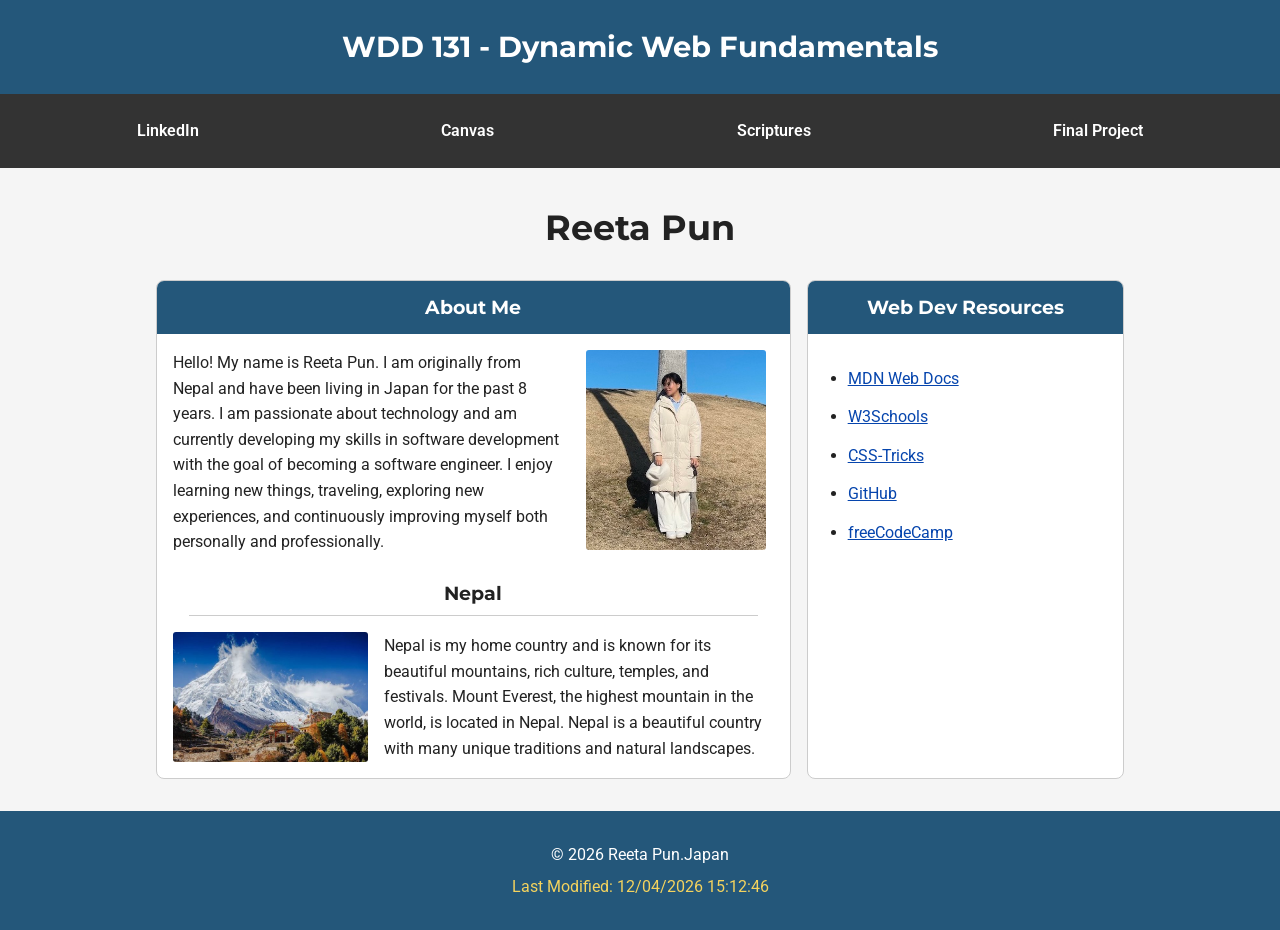
<file: index.html>
<!DOCTYPE html>
<html lang="en">
<head>
    <meta charset="UTF-8">
    <meta name="viewport" content="width=device-width, initial-scale=1.0">
    <title>WDD 131 - Dynamic web fundamentals-Reeta Pun</title>

    <meta name="description" content="WDD 131- Dynamic web fundamentals. Reeta Pun's
    course landing page about web development, Japan, Nepal, and learning Software Development.">

    <meta name="author" content="Reeta Pun">

    <link rel="preconnect" href="https://fonts.googleapis.com">
    <link rel="preconnect" href="https://fonts.gstatic.com" crossorigin>
    <link href="https://fonts.googleapis.com/css2?family=Montserrat:wght@400;600;700&family=Roboto:wght@400;500&display=swap" rel="stylesheet">

    <link rel="stylesheet" href="styles/base.css">

    <script src="scripts/getdates.js" defer></script>
</head>
<body>

    <header>
        <span id="course-title">WDD 131 - Dynamic Web Fundamentals</span>

        <nav>
            <a href="https://www.linkedin.com/" target="_blank">LinkedIn</a>
            <a href="https://byupw.instructure.com/" target="_blank">Canvas</a>
            <a href="https://www.churchofjesuschrist.org/study/scriptures" target="_blank">Scriptures</a>
            <a href="#">Final Project</a>

        </nav>
    </header>

    <main>
        <h1>Reeta Pun</h1>

        <section class="card about-card">
<h2>About Me</h2>

<div class="about-content">
<p>
Hello! My name is Reeta Pun. I am originally from Nepal and have been living in Japan for the past 8 years.
I am passionate about technology and am currently developing my skills in software development with the goal of becoming a software engineer.
I enjoy learning new things, traveling, exploring new experiences, and continuously improving myself both personally and professionally.
</p>

<img src="images/profile.jpg" alt="Photo of Reeta Pun">
</div>

<h3>Nepal</h3>

<div class="country-content">
<img src="images/nepal.jpg" alt="Beautiful mountain scenery in Nepal">

<p>
Nepal is my home country and is known for its beautiful
mountains, rich culture, temples, and festivals. Mount Everest,
the highest mountain in the world, is located in Nepal.
Nepal is a beautiful country with many unique traditions and
natural landscapes.
</p>
</div>
</section>

<section class="card resources-card">
<h2>Web Dev Resources</h2>

<ul>
<li>
<a href="https://developer.mozilla.org/" target="_blank">
MDN Web Docs
</a>
</li>

<li>
<a href="https://www.w3schools.com/" target="_blank">
W3Schools
</a>
</li>

<li>
<a href="https://css-tricks.com/" target="_blank">
CSS-Tricks
</a>
</li>

<li>
<a href="https://github.com/" target="_blank">
GitHub
</a>
</li>

<li>
<a href="https://www.freecodecamp.org/" target="_blank">
freeCodeCamp
</a>
</li>
</ul>
</section>
        </main>

    <footer>
        <p>
            &copy; <span id="currentyear"></span> Reeta Pun.Japan

        </p>
        <p id="lastModified"></p>
    </footer>

</body>
</html>
</file>
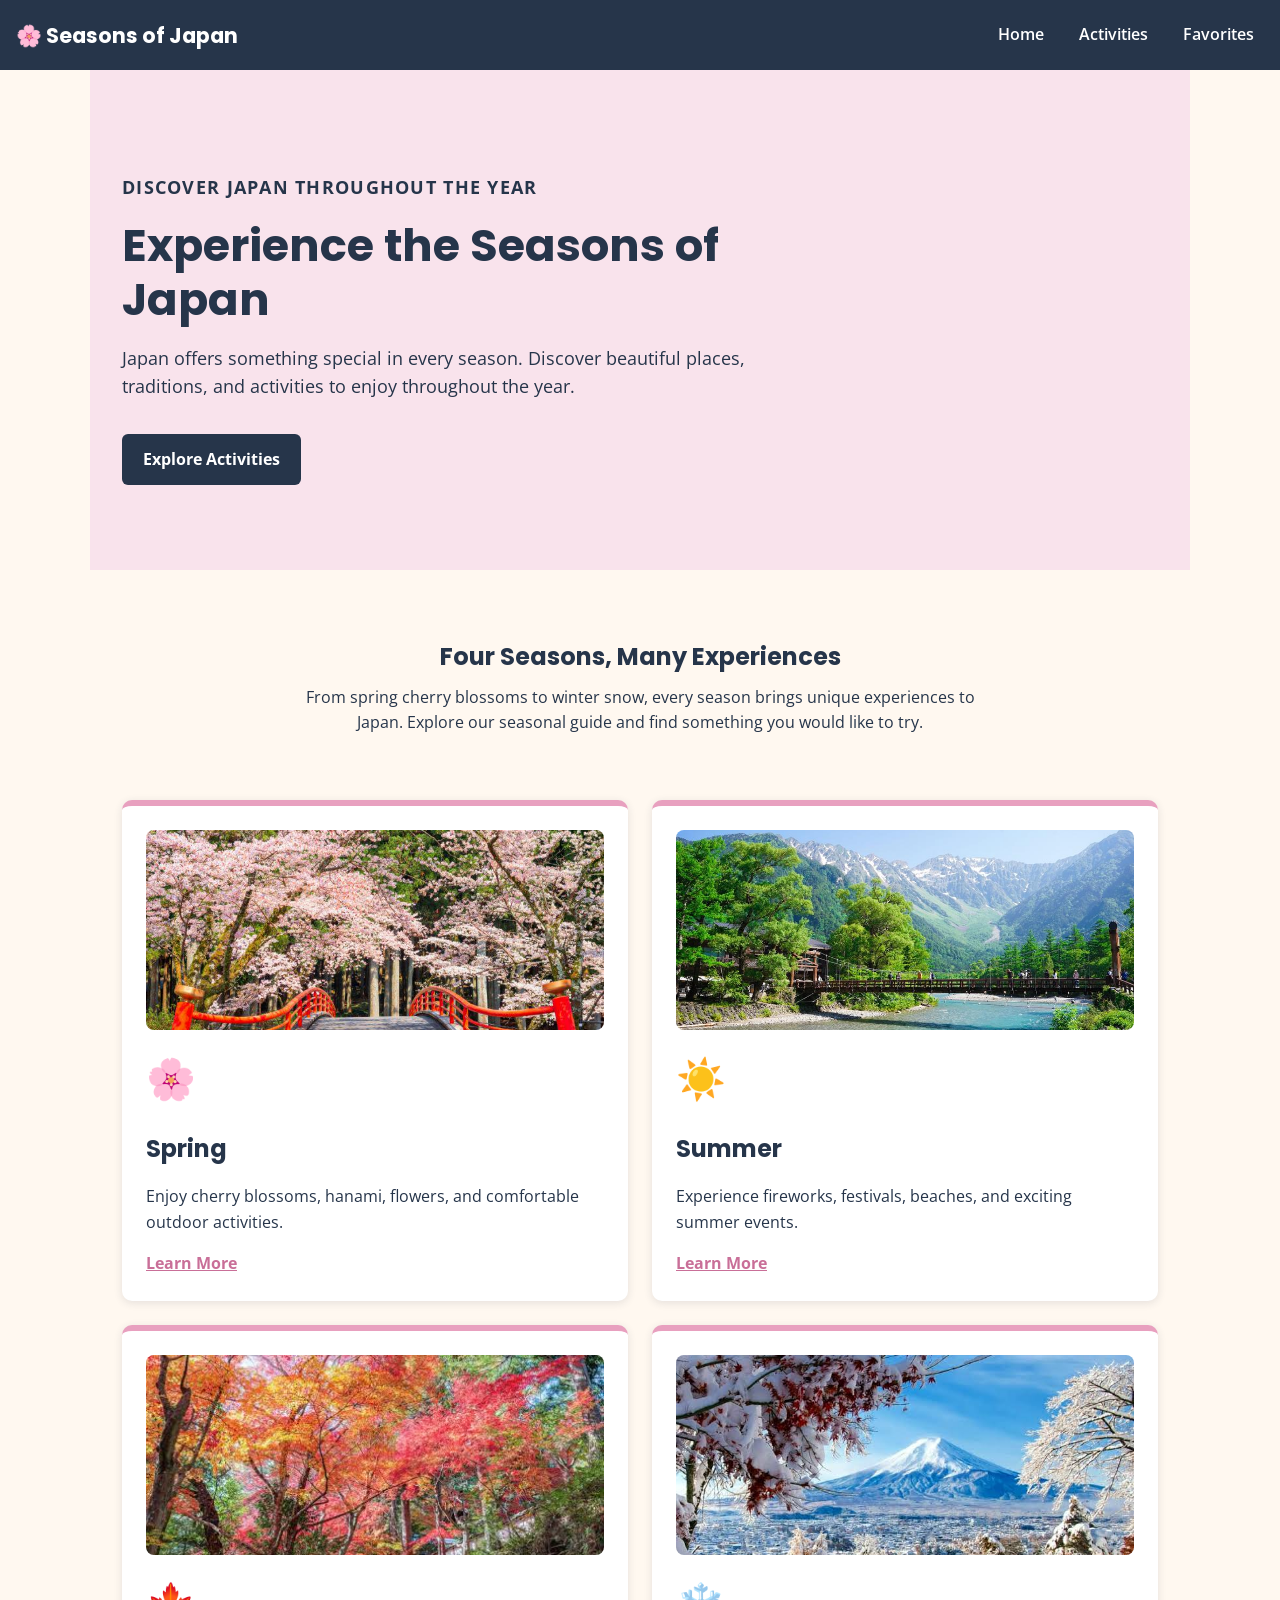
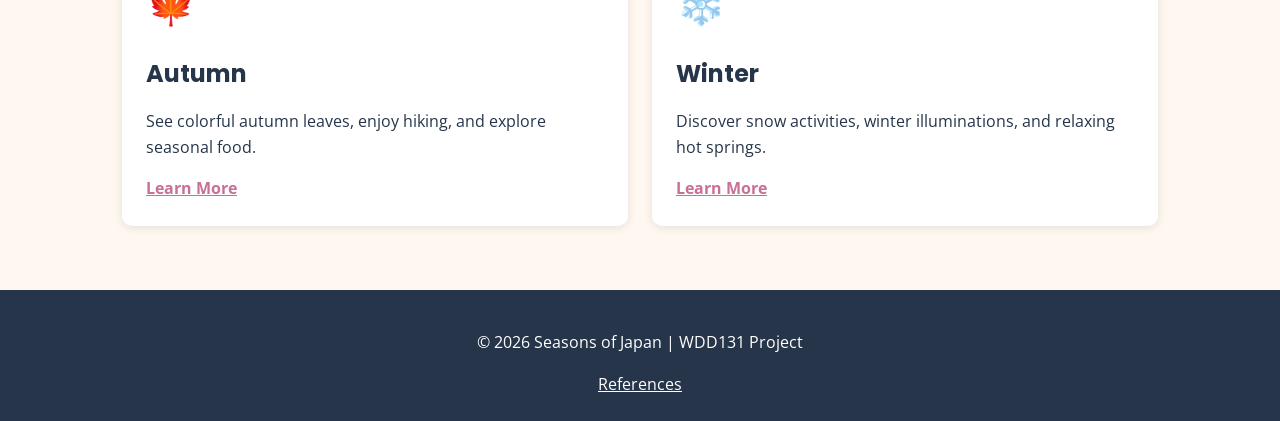
<file: project/index.html>
<!DOCTYPE html>
<html lang="en">
    <head>
        <meta charset="UTF-8">
        <meta name="viewport" content="width=device-width, initial-scale=1.0">
        
        <meta name="description" content="Discover seasonal activities and experiences to enjoy in Japan throughout spring, summer, autumn, and winter.">
        <meta name="author" content="Reeta Pun">
        
        <title>Seasons of Japan | Home</title>
        
        <link rel="preconnect" href="https://fonts.googleapis.com">
        <link rel="preconnect" href="https://fonts.gstatic.com" crossorigin>
        <link href="https://fonts.googleapis.com/css2?family=Open+Sans&family=Poppins:wght@600;700&display=swap" rel="stylesheet">
        
        <link rel="stylesheet" href="styles.css">
        
        <script src="main.js" defer></script>
    </head>
    
    <body>
        
        <header>
            <a class="logo" href="index.html">🌸 Seasons of Japan</a>
            
            <nav>
                <a href="index.html">Home</a>
                <a href="activities.html">Activities</a>
                <a href="favorites.html">Favorites</a>
            </nav>
        </header>
        
        <main>
            <section class="hero">
                <div class="hero-content">
                    <p class="eyebrow">Discover Japan throughout the year</p>
                    
                    <h1>Experience the Seasons of Japan</h1>
                    
                    <p>
                        Japan offers something special in every season.
                        Discover beautiful places, traditions, and activities
                        to enjoy throughout the year.
                    </p>
                    
                    <a class="button" href="activities.html">
                        Explore Activities
                    </a>
                </div>
            </section>
            
            <section class="welcome">
                <h2>Four Seasons, Many Experiences</h2>
                <p>
                    From spring cherry blossoms to winter snow,
                    every season brings unique experiences to Japan.
                    Explore our seasonal guide and find something
                    you would like to try.
                </p>
            </section>
            
            <section class="season-preview">
                <article class="season-card">
                    <img src="images/spring.jpg"
                    alt="Cherry blossoms in Japan during spring"
                    loading="lazy"
                    width="800"
                    height="500">
                    <div class="season-icon">🌸</div>
                    <h2>Spring</h2>
                    <p>
                        Enjoy cherry blossoms, hanami, flowers,
                        and comfortable outdoor activities.
                    </p>
                    
                    <a href="activities.html#spring">Learn More</a>
                </article>
                
                <article class="season-card">
                    <img src="images/summer.jpg"
                    alt="Summer festival in Japan"
                    loading="lazy"
                    width="800"
                    height="500">
                    <div class="season-icon">☀️</div>
                    <h2>Summer</h2>
                    <p>
                        
                        Experience fireworks, festivals,
                        beaches, and exciting summer events.
                    </p>
                    
                    <a href="activities.html#summer">Learn More</a>
                </article>
                
                <article class="season-card">
                    <img src="images/autumn.jpg"
                    alt="Colorful autumn leaves in Japan"
                    loading="lazy"
                    width="800"
                    height="500">
                    <div class="season-icon">🍁</div>
                    
                    <h2>Autumn</h2>
                    <p>
                        See colorful autumn leaves, enjoy hiking,
                        and explore seasonal food.
                    </p>
                    
                    <a href="activities.html#autumn">Learn More</a>
                </article>
                
                <article class="season-card">
                    <img src="images/winter.jpg"
                    alt=" Snowy winter scenery in Japan"
                    loading="lazy"
                    width="800"
                    height="500">
                    <div class="season-icon">❄️</div>
                    <h2>Winter</h2>
                    <p>
                        Discover snow activities, winter illuminations,
                        and relaxing hot springs.
                    </p>
                    
                    <a href="activities.html#winter">Learn More</a>
                </article>
            </section>
        </main>
        <footer>
            <p>&copy; 2026 Seasons of Japan | WDD131 Project</p>
            <a href="references.html">References</a>
        </footer>
    </body>
</html>
</file>
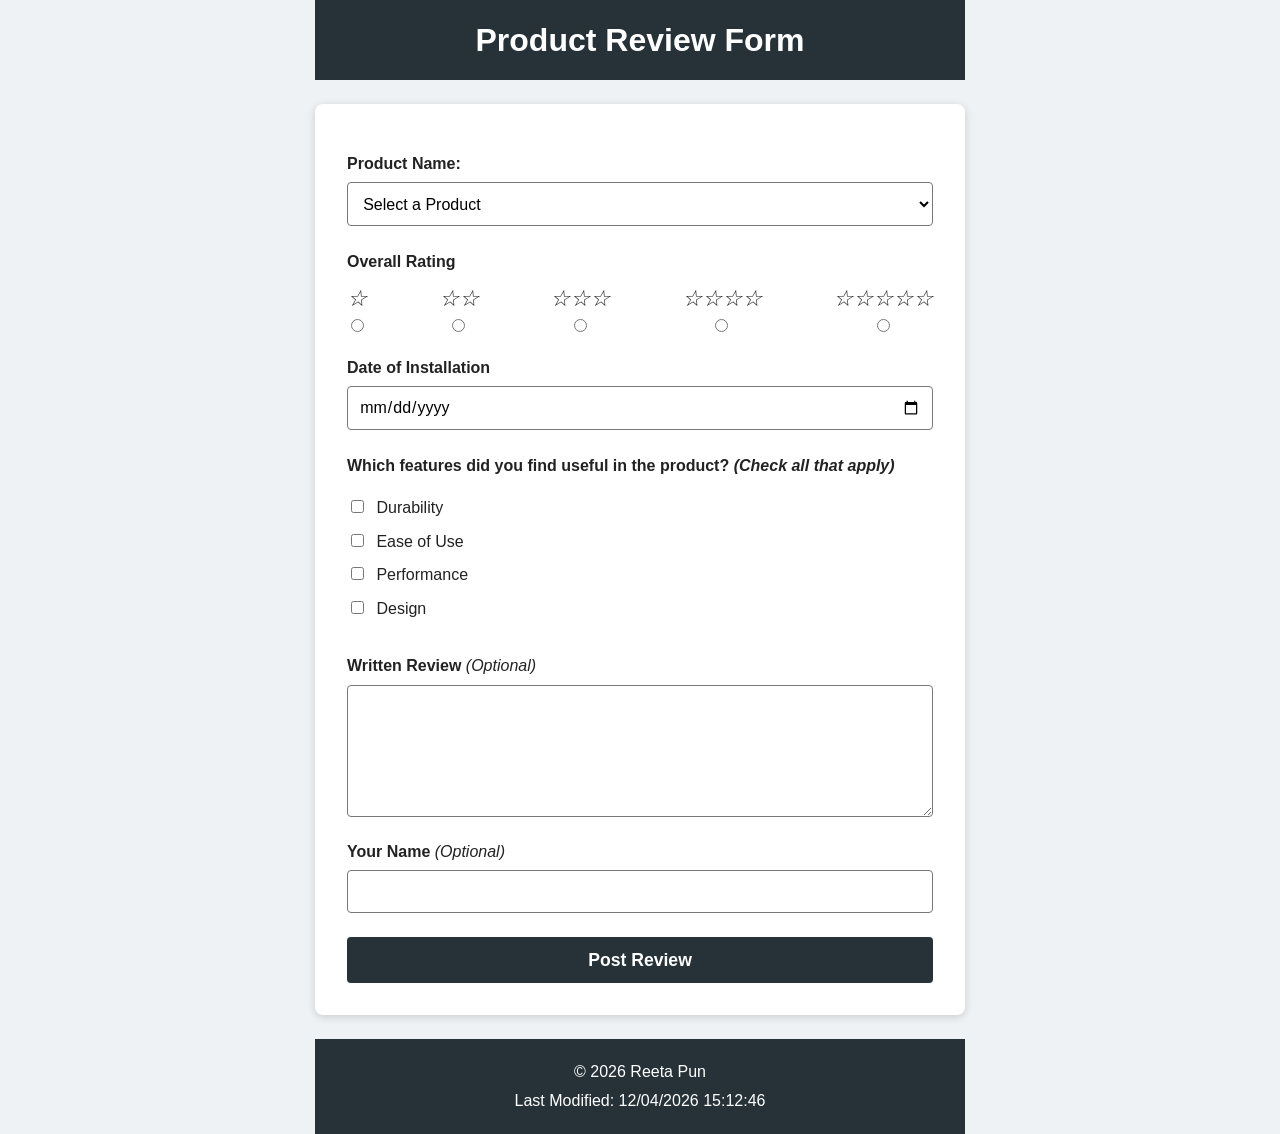
<file: form.html>
<!DOCTYPE html>
<html lang="en">
<head>
    <meta charset="UTF-8">
    <meta name="viewport" content="width=device-width, initial-scale=1.0">

    <meta name="description" content="Product review form for sharing your experience and rating a product.">
    <meta name="author" content="Reeta Pun">

    <title>Product Review Form</title>
    <link rel="stylesheet" href="styles/form.css">
    <script src="scripts/form.js" defer></script>

    </head>
<body>
    <header>
        <h1>Product Review Form</h1>
    </header>
    <main>
        <form method="get" action="review.html">
            <!-- Product Name -->
            <label for="productName">Product Name:</label>
            <select id="productName" name="productName" required>
                <option value="" disabled selected>Select a Product</option>
                </select>
                
                <!-- Overall Rating -->
                 <fieldset>
                    <legend>Overall Rating</legend>
                    <div class="rating">
                        <label for="rating1">
                            <span>☆</span>
                            <input type="radio" id="rating1" name="rating" value="1" required>
                        </label>
                        <label for="rating2">
                            <span>☆☆</span>
                            <input type="radio" id="rating2" name="rating" value="2" required>
                        </label>
                        
                        <label for="rating3">
                            <span>☆☆☆</span>
                            <input type="radio" id="rating3" name="rating" value="3" required>
                        </label>
                        
                        <label for="rating4">
                            <span>☆☆☆☆</span>
                            <input type="radio" id="rating4" name="rating" value="4" required>
                        </label>
                        <label for="rating5">
                            <span>☆☆☆☆☆</span>
                            <input type="radio" id="rating5" name="rating" value="5" required>
                        </label>
                    </div>
                </fieldset>
                
                <!-- Date of Installation -->
                 <label for="installDate">Date of Installation</label>
                 <input type="date" id="installDate" name="installDate" required>
                 
                 <!-- Useful Features -->
                  
                 <fieldset>
                    <legend>
                        Which features did you find useful in the product?
                        <em>(Check all that apply)</em>
                    </legend>
                    
                    <label for="durability">
                        <input type="checkbox" id="durability" name="features" value="durability">
                        Durability
                    </label>
                    <label for="easeOfUse">
                        <input type="checkbox" id="easeOfUse" name="features" value="ease-of-use">
                        Ease of Use
                    </label>
                    <label for="performance">
                        <input type="checkbox" id="performance" name="features" value="performance">
                        Performance
                    </label>
                    <label for="design">
                        <input type="checkbox" id="design" name="features" value="design">
                        Design
                    </label>
                </fieldset>
                <!-- Written Review -->
                 <label for="writtenReview">
                    Written Review <span>(Optional)</span>
                </label>
                
                <textarea id="writtenReview" name="writtenReview" rows="6"></textarea>
                
                <!-- User Name -->
                 <label for="userName">
                    Your Name <span>(Optional)</span>
                </label>
                
                <input type="text" id="userName" name="userName">
                
                <!-- Submit Button -->
                 
                <input type="submit" value="Post Review">
            
            </form>
        </main>
        
        <footer>
            <p>&copy; <span id="currentyear"></span> Reeta Pun</p>
            <p id="lastModified"></p>
        </footer>
    
    </body>
</html>
</file>
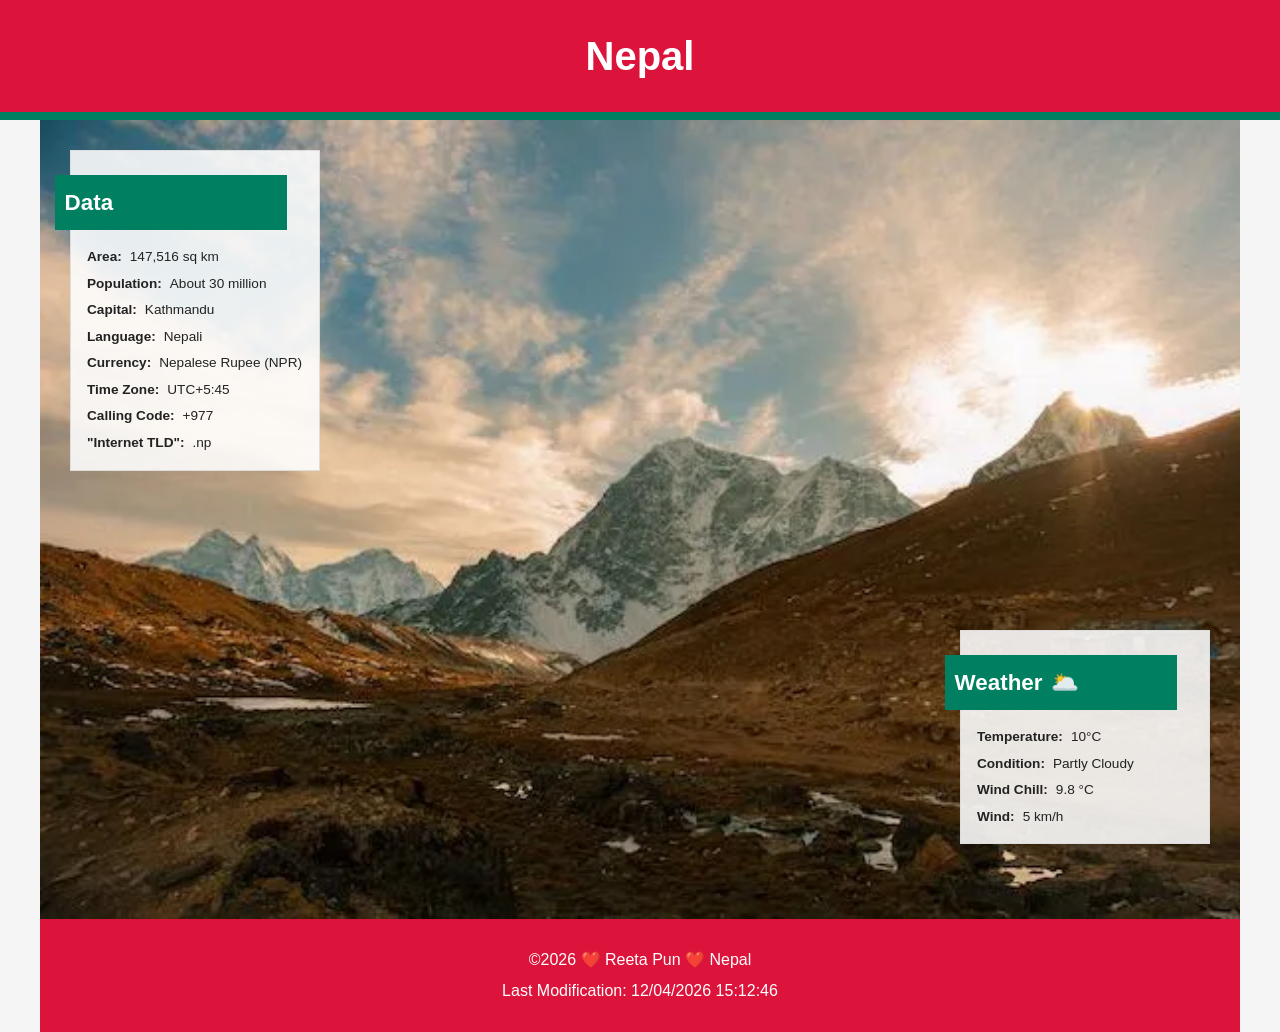
<file: place.html>
<!DOCTYPE html>
<html lang="en">
    <head>
        <meta charset="UTF-8">
        <meta name="viewport" content="width=device-width, initial-scale=1.0">
        <meta name="description" content="Learn about Nepal, its geography, culture, and weather.">
        <meta name="author" content="Reeta Pun">
        <title>Nepal Country Page</title>
        <link rel="stylesheet" href="styles/place.css">
        <script src="scripts/place.js" defer></script>
    </head>
    <body>
        <header>
            <h1>Nepal</h1>
        </header>
        <main>
            <!--Hero Image-->
            <section class="hero">
                <picture>
                    <source
                    media="(max-width:600px)"
                    srcset="images/nepal-small.webp">
                    <img src="images/nepal-large.webp"
                    alt="Beautiful Himalayan mountains in Nepal"
                    width="1200"
                    height="600">
                </picture>
            </section>
            <!--Data Section-->
            <section class="data">
                <h2>Data</h2>
                <div class="data-list">
                    <p>
                        <strong>Area:</strong>
                        <span> 147,516 sq km</span>
                    </p>
                    <p>
                        <strong>Population:</strong>
                        <span> About 30 million</span>
                    </p>
                    <p>
                        <strong>Capital:</strong>
                        <span> Kathmandu</span>
                    </p>
                    <p>
                        <strong>Language:</strong>
                        <span> Nepali</span>
                    </p>
                    <p>
                        <strong>Currency:</strong>
                        <span> Nepalese Rupee (NPR)</span>
                    </p>
                    <p>
                        <strong>Time Zone:</strong>
                        <span> UTC+5:45</span>
                    </p>
                    <p>
                        <strong>Calling Code:</strong>
                        <span> +977</span>
                    </p>
                    <p>
                        <strong>"Internet TLD":</strong>
                        <span> .np</span>
                    </p>
                </div>
            </section>
            <!--Weather Section-->
            <section class="weather">
                <h2>Weather</h2>
                <img
                class="weather-svg"
                src="images/weather.svg"
                alt="Partly cloudy weather icon"
                width="80"
                height="80">
                <div class="weather-list">
                    <p>
                        <strong>Temperature:</strong>
                        <span> 10°C</span>
                    </p>
                    <p>
                        <strong>Condition:</strong>
                        <span> Partly Cloudy</span>
                    </p>
                    <p>
                        <strong>Wind Chill:</strong>
                        <span id="wind-chill">N/A</span>
                    </p>
                    <p>
                        <strong>Wind:</strong>
                        <span> 5 km/h</span>
                    </p>

                    </div>

            </section>
        </main>
        <!--Footer-->
        <footer>
            <p>©️<span id="currentyear"></span> ❤️ Reeta Pun ❤️ Nepal</p>
            <p>Last Modification: <span id="lastModified"></span></p>
        </footer>
    </body>
</html>
</file>
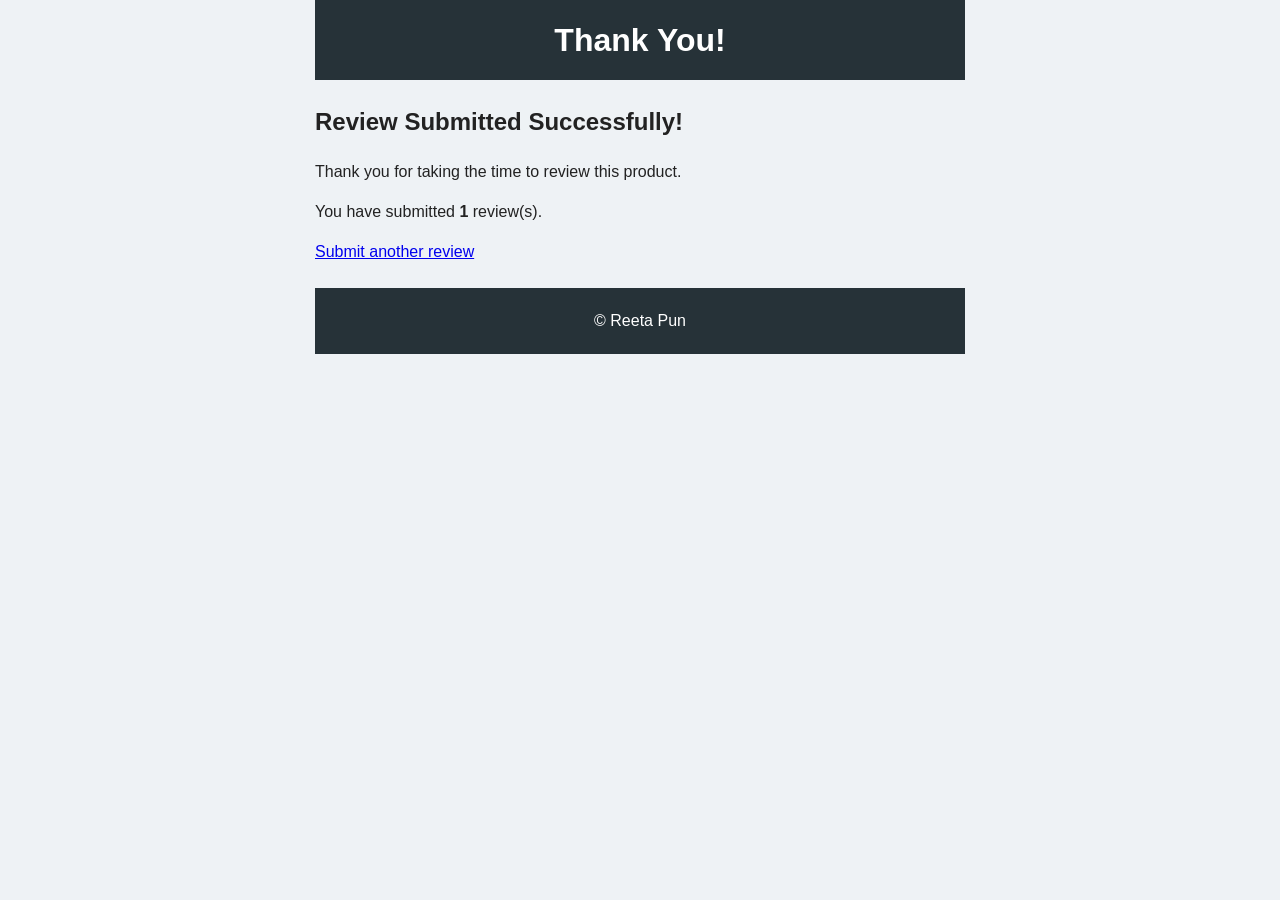
<file: review.html>
<!DOCTYPE html>
<html lang="en">
<head>
<meta charset="UTF-8">
<meta name="viewport" content="width=device-width, initial-scale=1.0">

<meta name="description" content="Confirmation page for a successfully submitted product review.">
<meta name="author" content="Reeta Pun">

<title>Review Submitted</title>

<link rel="stylesheet" href="styles/form.css">
<script src="scripts/form.js" defer></script>
</head>

<body>

<header>
<h1>Thank You!</h1>
</header>

<main>
<section class="confirmation">
<h2>Review Submitted Successfully!</h2>

<p>Thank you for taking the time to review this product.</p>

<p>
You have submitted
<strong id="reviewCount">0</strong>
review(s).
</p>

<p>
<a href="form.html">Submit another review</a>
</p>
</section>
</main>

<footer>
<p>&copy; <span id="currentyear"></span> Reeta Pun</p>
<p id="lastModified"></p>
</footer>

<script>
let reviewCount = Number(localStorage.getItem("reviewCount")) || 0;

reviewCount++;

localStorage.setItem("reviewCount", reviewCount);

document.querySelector("#reviewCount").textContent = reviewCount;
</script>

</body>
</html>
</file>
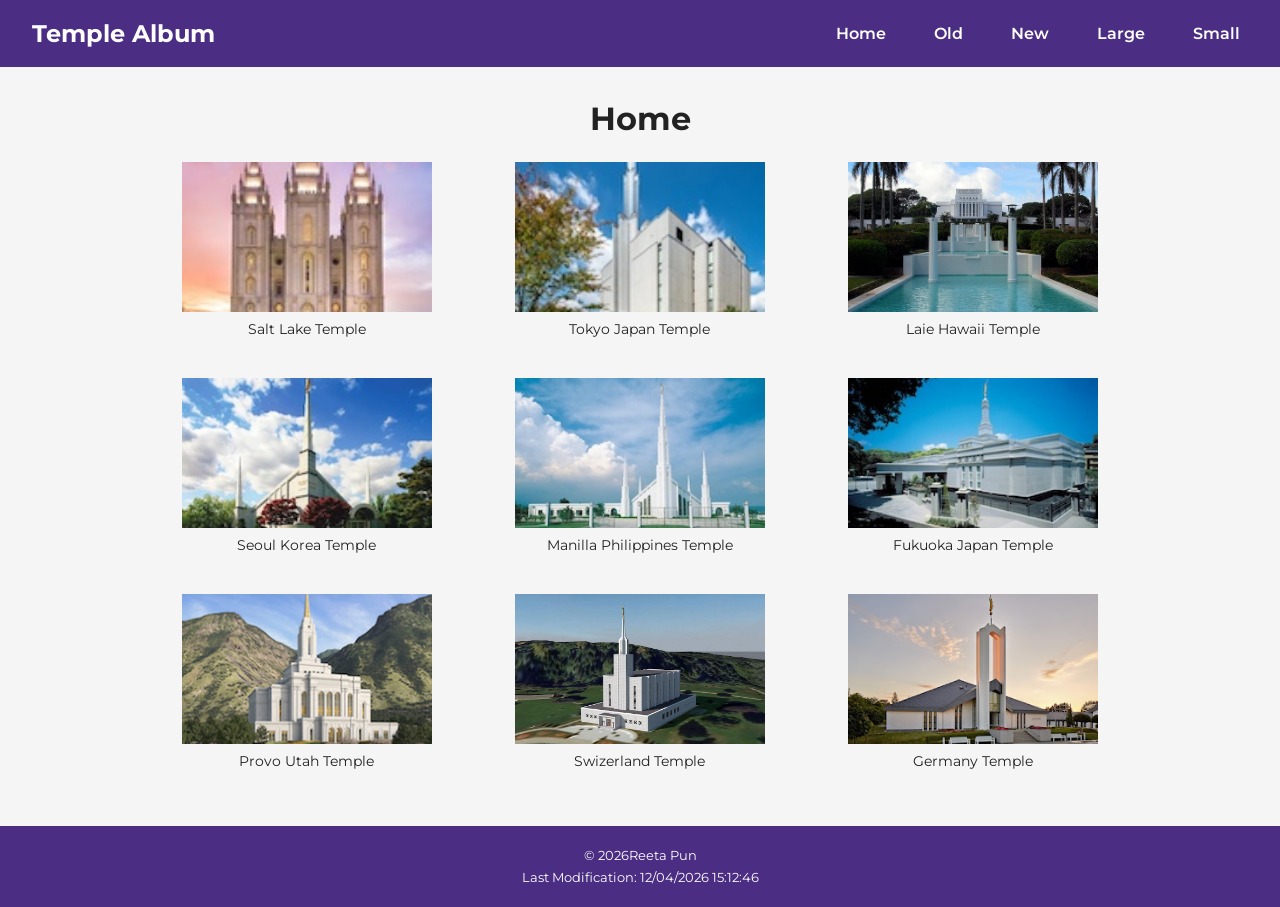
<file: temples.html>
<!DOCTYPE html>
<html lang="en">
<head>
    <meta charset="UTF-8">
    <meta name="viewport" content="width=device-width, initial-scale=1.0">
    <meta name="description" content="Temple Album featuring temples from around the world.">
    <meta name="author" content="Reeta Pun">

    <title>Temple Album</title>

    <link rel="preconnect" href="https://fonts.googleapis.com">
    <link rel="preconnect" href="https://fonts.gstatic.com" crossorigin>
    <link href="https://fonts.googleapis.com/css2?family=Montserrat:wght@400;700&display=swap" rel="stylesheet">

    <link rel="stylesheet" href="styles/temples.css">
    <link rel="stylesheet" href="styles/temples-large.css">

    <script src="scripts/temples.js" defer></script>

    </head>
    <body>
        <header>
            <h2>Temple Album</h2>

            <button id="menu" aria-label="Open navigation menu">
               ☰ 
            </button>

            <nav>
                <a href="#">Home</a>
                <a href="#">Old</a>
                <a href="#">New</a>
                <a href="#">Large</a>
                <a href="#">Small</a>
            </nav>
        </header>

        <main>
            <h1>Home</h1>
            <div class="temple-grid">
                <figure>
                    <img src="images/temple1.jpg" alt="Temple">
                    <figcaption>Salt Lake Temple</figcaption>
                </figure>
                <figure>
                    <img src="images/temple2.jpg" alt="Temple">
                    <figcaption>Tokyo Japan Temple</figcaption>
                </figure>
                <figure>
                    <img src="images/temple3.jpg" alt="Temple">
                    <figcaption>Laie Hawaii Temple</figcaption>
                </figure>
                <figure>
                    <img src="images/temple4.jpg" alt="Temple">
                    <figcaption>Seoul Korea Temple</figcaption>
                </figure>
                <figure>
                    <img src="images/temple5.jpg" alt="Temple">
                    <figcaption>Manilla Philippines Temple</figcaption>
                </figure>
                <figure>
                    <img src="images/temple6.jpg" alt="Temple">
                    <figcaption>Fukuoka Japan Temple</figcaption>
                </figure>
                <figure>
                    <img src="images/temple7.jpg" alt="Temple">
                    <figcaption>Provo Utah Temple</figcaption>
                </figure>
                <figure>
                    <img src="images/temple8.jpg" alt="Temple">
                    <figcaption>Swizerland Temple</figcaption>
                </figure>
                <figure>
                    <img src="images/temple9.jpg" alt="Temple">
                    <figcaption>Germany Temple</figcaption>
                </figure>
            </div>
        </main>

        <footer>
            <p>&copy; <span id="currentyear"></span>Reeta Pun</p>
            <p id="lastmodified"></p>
        </footer>
    </body>
</html>
</file>
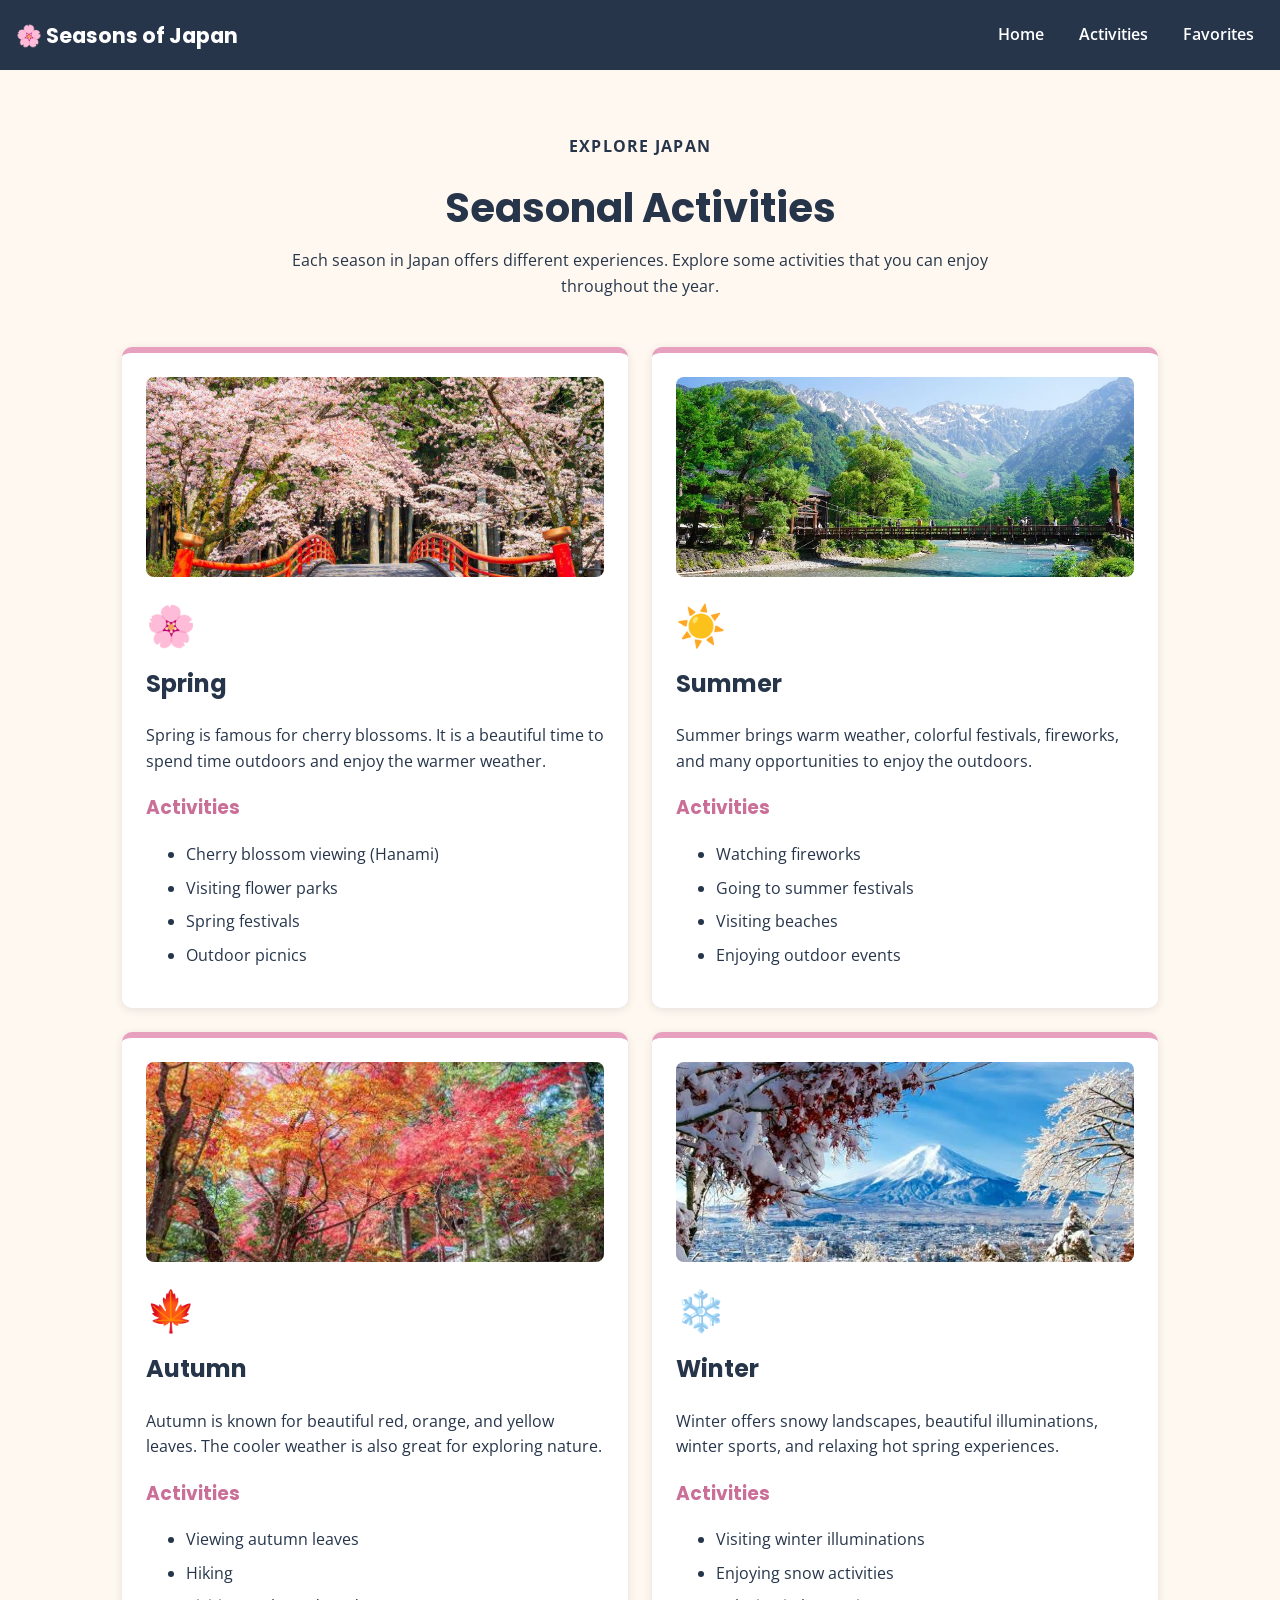
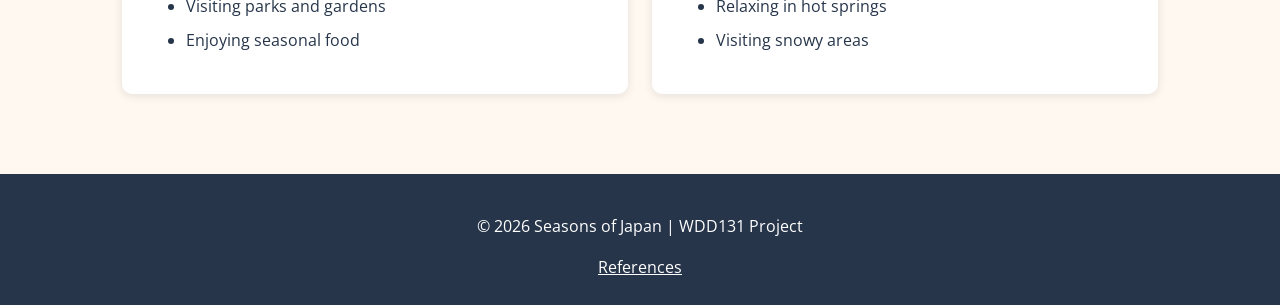
<file: project/activities.html>
<!DOCTYPE html>
<html lang="en">
<head>
<meta charset="UTF-8">
<meta name="viewport" content="width=device-width, initial-scale=1.0">

<meta name="description" content="Explore activities to enjoy in Japan during spring, summer, autumn, and winter.">
<meta name="author" content="Reeta Pun">

<title>Seasons of Japan | Activities</title>

<link rel="preconnect" href="https://fonts.googleapis.com">
<link rel="preconnect" href="https://fonts.gstatic.com" crossorigin>
<link href="https://fonts.googleapis.com/css2?family=Open+Sans&family=Poppins:wght@600;700&display=swap" rel="stylesheet">

<link rel="stylesheet" href="styles.css">
<script src="main.js" defer></script>
</head>

<body>

<header>
<a class="logo" href="index.html">🌸 Seasons of Japan</a>

<nav>
<a href="index.html">Home</a>
<a href="activities.html">Activities</a>
<a href="favorites.html">Favorites</a>
</nav>
</header>

<main>

<section class="page-intro">
<p class="eyebrow">Explore Japan</p>
<h1>Seasonal Activities</h1>
<p>
Each season in Japan offers different experiences.
Explore some activities that you can enjoy throughout the year.
</p>
</section>

<section class="activity-list">

<article class="activity-card" id="spring">
    <img src="images/spring.jpg"
    alt="Cherry blossoms in Japan during spring"
    loading="lazy"
    width="800"
    height="500">
<div class="season-icon">🌸</div>
<h2>Spring</h2>

<p>
Spring is famous for cherry blossoms. It is a beautiful
time to spend time outdoors and enjoy the warmer weather.
</p>

<h3>Activities</h3>

<ul>
<li>Cherry blossom viewing (Hanami)</li>
<li>Visiting flower parks</li>
<li>Spring festivals</li>
<li>Outdoor picnics</li>
</ul>
</article>

<article class="activity-card" id="summer">
    <img src="images/summer.jpg"
    alt="Summer festival in Japan"
    loading="lazy"
    width="800"
    height="500">
<div class="season-icon">☀️</div>
<h2>Summer</h2>

<p>
Summer brings warm weather, colorful festivals,
fireworks, and many opportunities to enjoy the outdoors.
</p>

<h3>Activities</h3>

<ul>
<li>Watching fireworks</li>
<li>Going to summer festivals</li>
<li>Visiting beaches</li>
<li>Enjoying outdoor events</li>
</ul>
</article>

<article class="activity-card" id="autumn">
    <img src="images/autumn.jpg"
    alt="Colorful autumn leaves in Japan"
    loading="lazy"
    width="800"
    height="500">
<div class="season-icon">🍁</div>
<h2>Autumn</h2>

<p>
Autumn is known for beautiful red, orange, and yellow
leaves. The cooler weather is also great for exploring nature.
</p>

<h3>Activities</h3>

<ul>
<li>Viewing autumn leaves</li>
<li>Hiking</li>
<li>Visiting parks and gardens</li>
<li>Enjoying seasonal food</li>
</ul>
</article>

<article class="activity-card" id="winter">
    <img src="images/winter.jpg"
    alt=" Snowy winter scenery in Japan"
    loading="lazy"
    width="800"
    height="500">
<div class="season-icon">❄️</div>
<h2>Winter</h2>

<p>
Winter offers snowy landscapes, beautiful illuminations,
winter sports, and relaxing hot spring experiences.
</p>

<h3>Activities</h3>

<ul>
<li>Visiting winter illuminations</li>
<li>Enjoying snow activities</li>
<li>Relaxing in hot springs</li>
<li>Visiting snowy areas</li>
</ul>
</article>

</section>

</main>

<footer>
<p>&copy; 2026 Seasons of Japan | WDD131 Project</p>
<a href="references.html">References</a>
</footer>

</body>
</html>
</file>
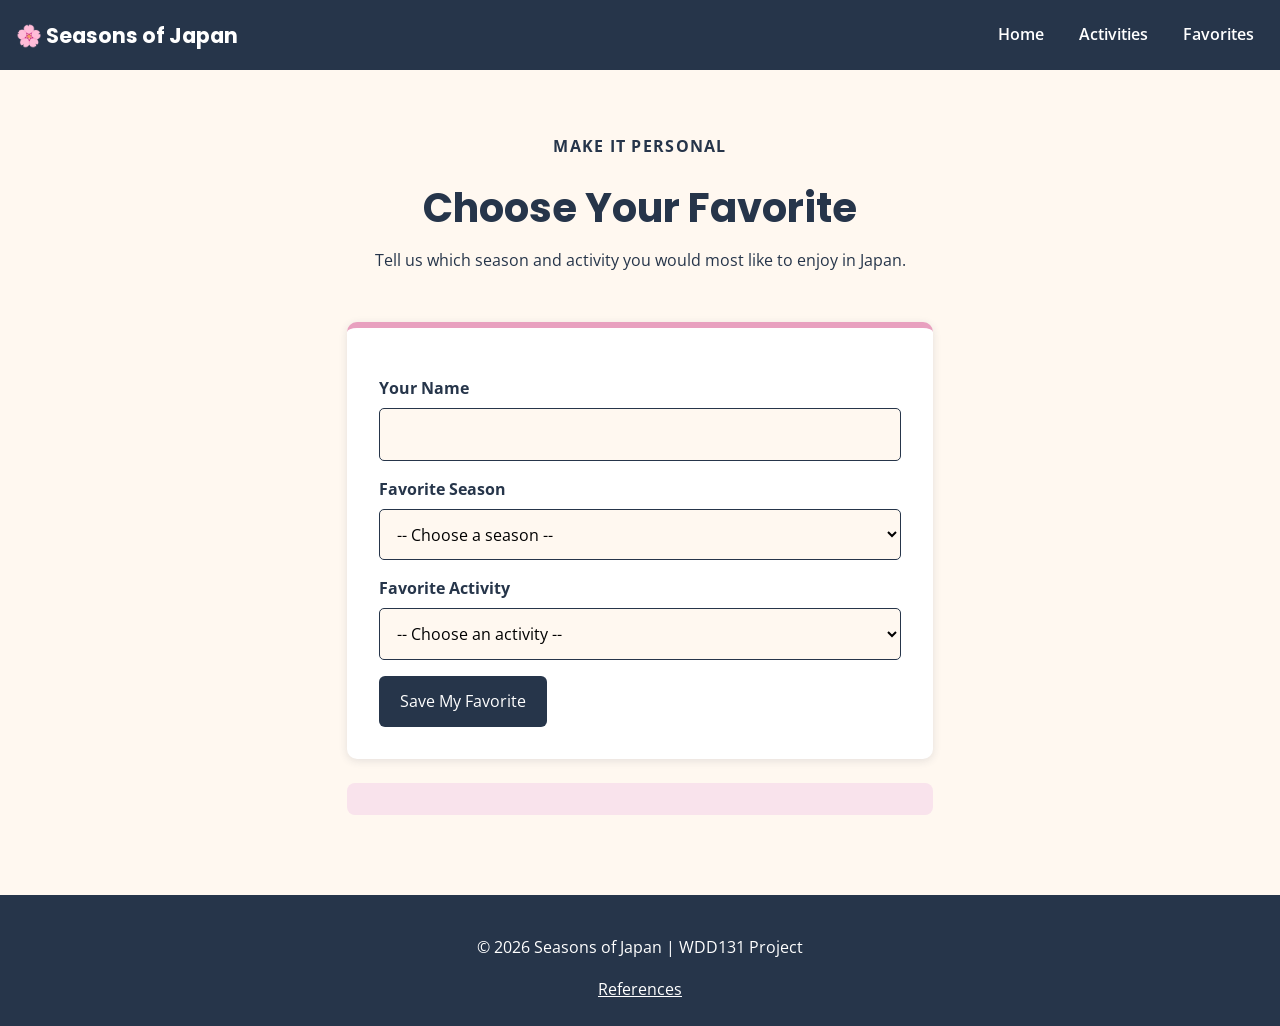
<file: project/favorites.html>
<!DOCTYPE html>
<html lang="en">
<head>
<meta charset="UTF-8">
<meta name="viewport" content="width=device-width, initial-scale=1.0">

<meta name="description" content="Choose your favorite Japanese season and activity and save your choice on the Seasons of Japan website.">
<meta name="author" content="Reeta Pun">

<title>Seasons of Japan | Favorites</title>

<link rel="preconnect" href="https://fonts.googleapis.com">
<link rel="preconnect" href="https://fonts.gstatic.com" crossorigin>
<link href="https://fonts.googleapis.com/css2?family=Open+Sans&family=Poppins:wght@600;700&display=swap" rel="stylesheet">

<link rel="stylesheet" href="styles.css">
<script src="main.js" defer></script>
</head>

<body>

<header>
<a class="logo" href="index.html">🌸 Seasons of Japan</a>

<nav>
<a href="index.html">Home</a>
<a href="activities.html">Activities</a>
<a href="favorites.html">Favorites</a>
</nav>
</header>

<main>

<section class="page-intro">
<p class="eyebrow">Make It Personal</p>
<h1>Choose Your Favorite</h1>
<p>
Tell us which season and activity you would most like to enjoy
in Japan.
</p>
</section>

<section class="favorite-form-section">

<form id="favorite-form">

<label for="visitor-name">Your Name</label>
<input
type="text"
id="visitor-name"
name="visitor-name"
required
autocomplete="name"
>

<label for="season">Favorite Season</label>
<select id="season" name="season" required>
<option value="">-- Choose a season --</option>
<option value="Spring">Spring 🌸</option>
<option value="Summer">Summer ☀️</option>
<option value="Autumn">Autumn 🍁</option>
<option value="Winter">Winter ❄️</option>
</select>

<label for="activity">Favorite Activity</label>
<select id="activity" name="activity" required>
<option value="">-- Choose an activity --</option>
<option value="Cherry blossom viewing">Cherry blossom viewing</option>
<option value="Summer festivals">Summer festivals</option>
<option value="Autumn leaf viewing">Autumn leaf viewing</option>
<option value="Winter illuminations">Winter illuminations</option>
</select>

<button type="submit" class="button">
Save My Favorite
</button>

</form>

<div id="favorite-message" class="favorite-message" aria-live="polite"></div>

</section>

</main>

<footer>
<p>&copy; 2026 Seasons of Japan | WDD131 Project</p>
<a href="references.html">References</a>
</footer>

</body>
</html>
</file>
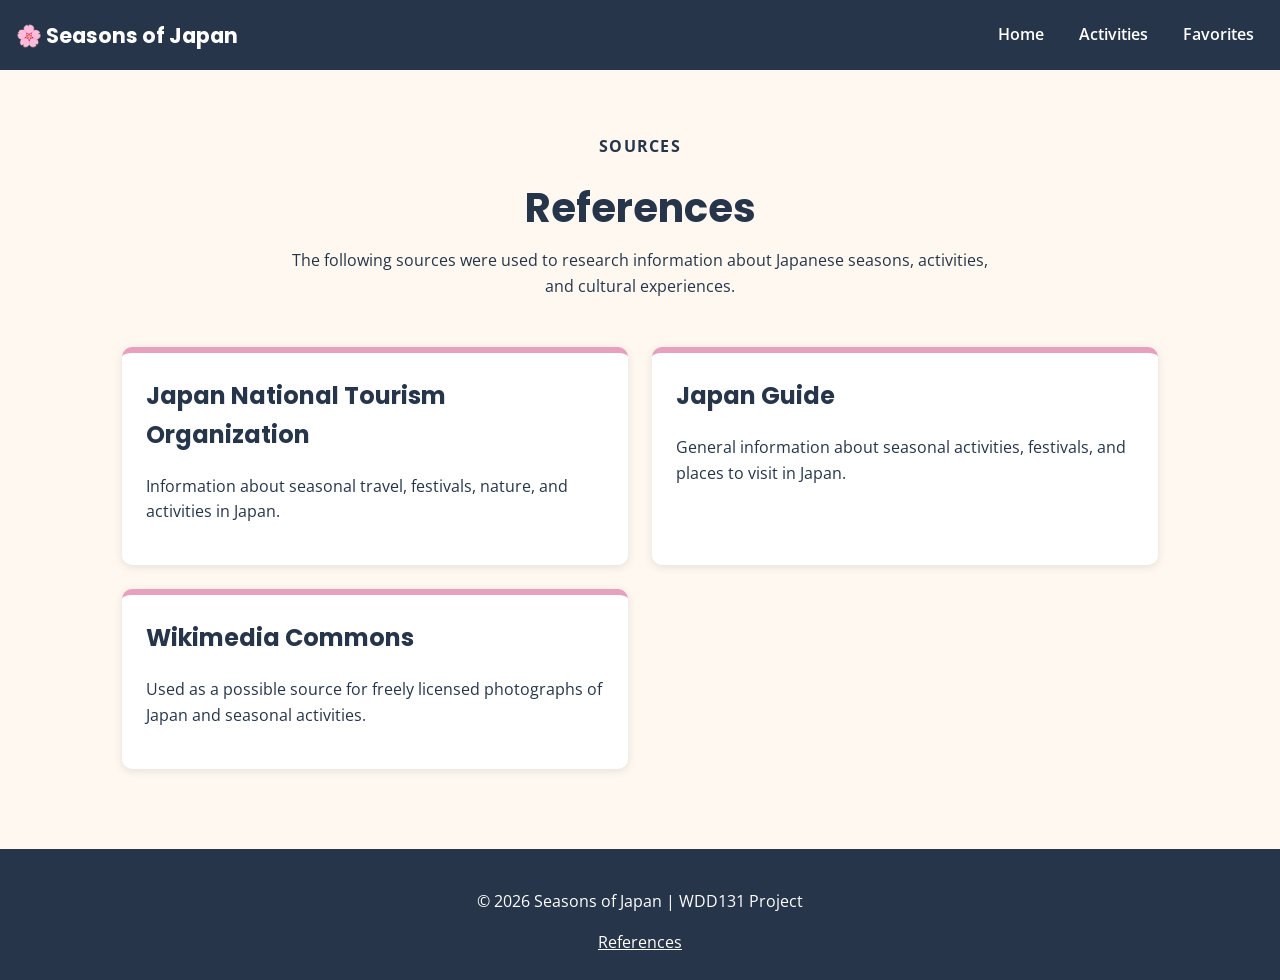
<file: project/references.html>
<!DOCTYPE html>
<html lang="en">
<head>
<meta charset="UTF-8">
<meta name="viewport" content="width=device-width, initial-scale=1.0">

<meta name="description" content="References and sources used for the Seasons of Japan website project.">
<meta name="author" content="Reeta Pun">

<title>Seasons of Japan | References</title>

<link rel="preconnect" href="https://fonts.googleapis.com">
<link rel="preconnect" href="https://fonts.gstatic.com" crossorigin>

<link href="https://fonts.googleapis.com/css2?family=Open+Sans&family=Poppins:wght@600;700&display=swap" rel="stylesheet">

<link rel="stylesheet" href="styles.css">
<script src="main.js" defer></script>
</head>

<body>

<header>
<a class="logo" href="index.html">🌸 Seasons of Japan</a>

<nav>
<a href="index.html">Home</a>
<a href="activities.html">Activities</a>
<a href="favorites.html">Favorites</a>
</nav>
</header>

<main>

<section class="page-intro">
<p class="eyebrow">Sources</p>

<h1>References</h1>

<p>
The following sources were used to research information
about Japanese seasons, activities, and cultural experiences.
</p>
</section>

<section class="reference-list">

<article class="reference-card">
<h2>Japan National Tourism Organization</h2>
<p>
Information about seasonal travel, festivals, nature,
and activities in Japan.
</p>
</article>

<article class="reference-card">
<h2>Japan Guide</h2>
<p>
General information about seasonal activities,
festivals, and places to visit in Japan.
</p>
</article>

<article class="reference-card">
<h2>Wikimedia Commons</h2>
<p>
Used as a possible source for freely licensed
photographs of Japan and seasonal activities.
</p>
</article>

</section>

</main>

<footer>
<p>&copy; 2026 Seasons of Japan | WDD131 Project</p>
<a href="references.html">References</a>
</footer>

</body>
</html>
</file>
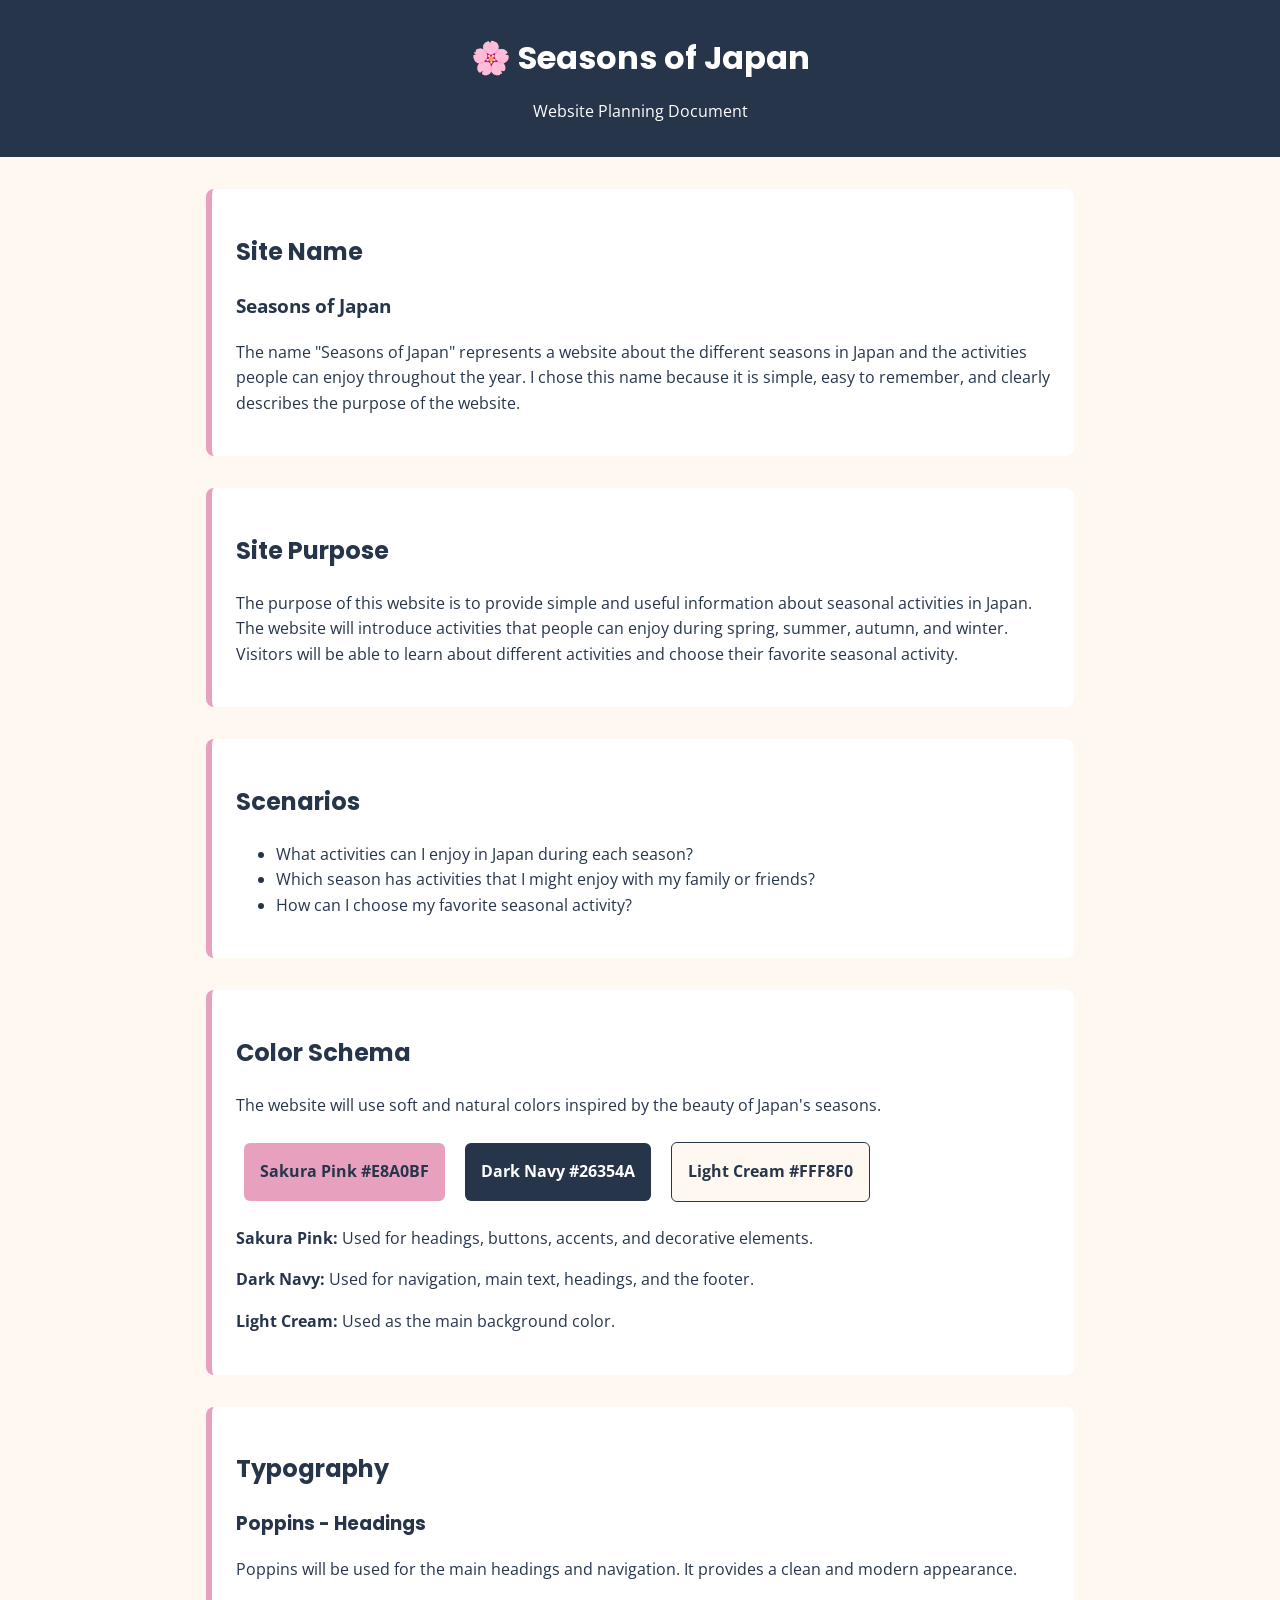
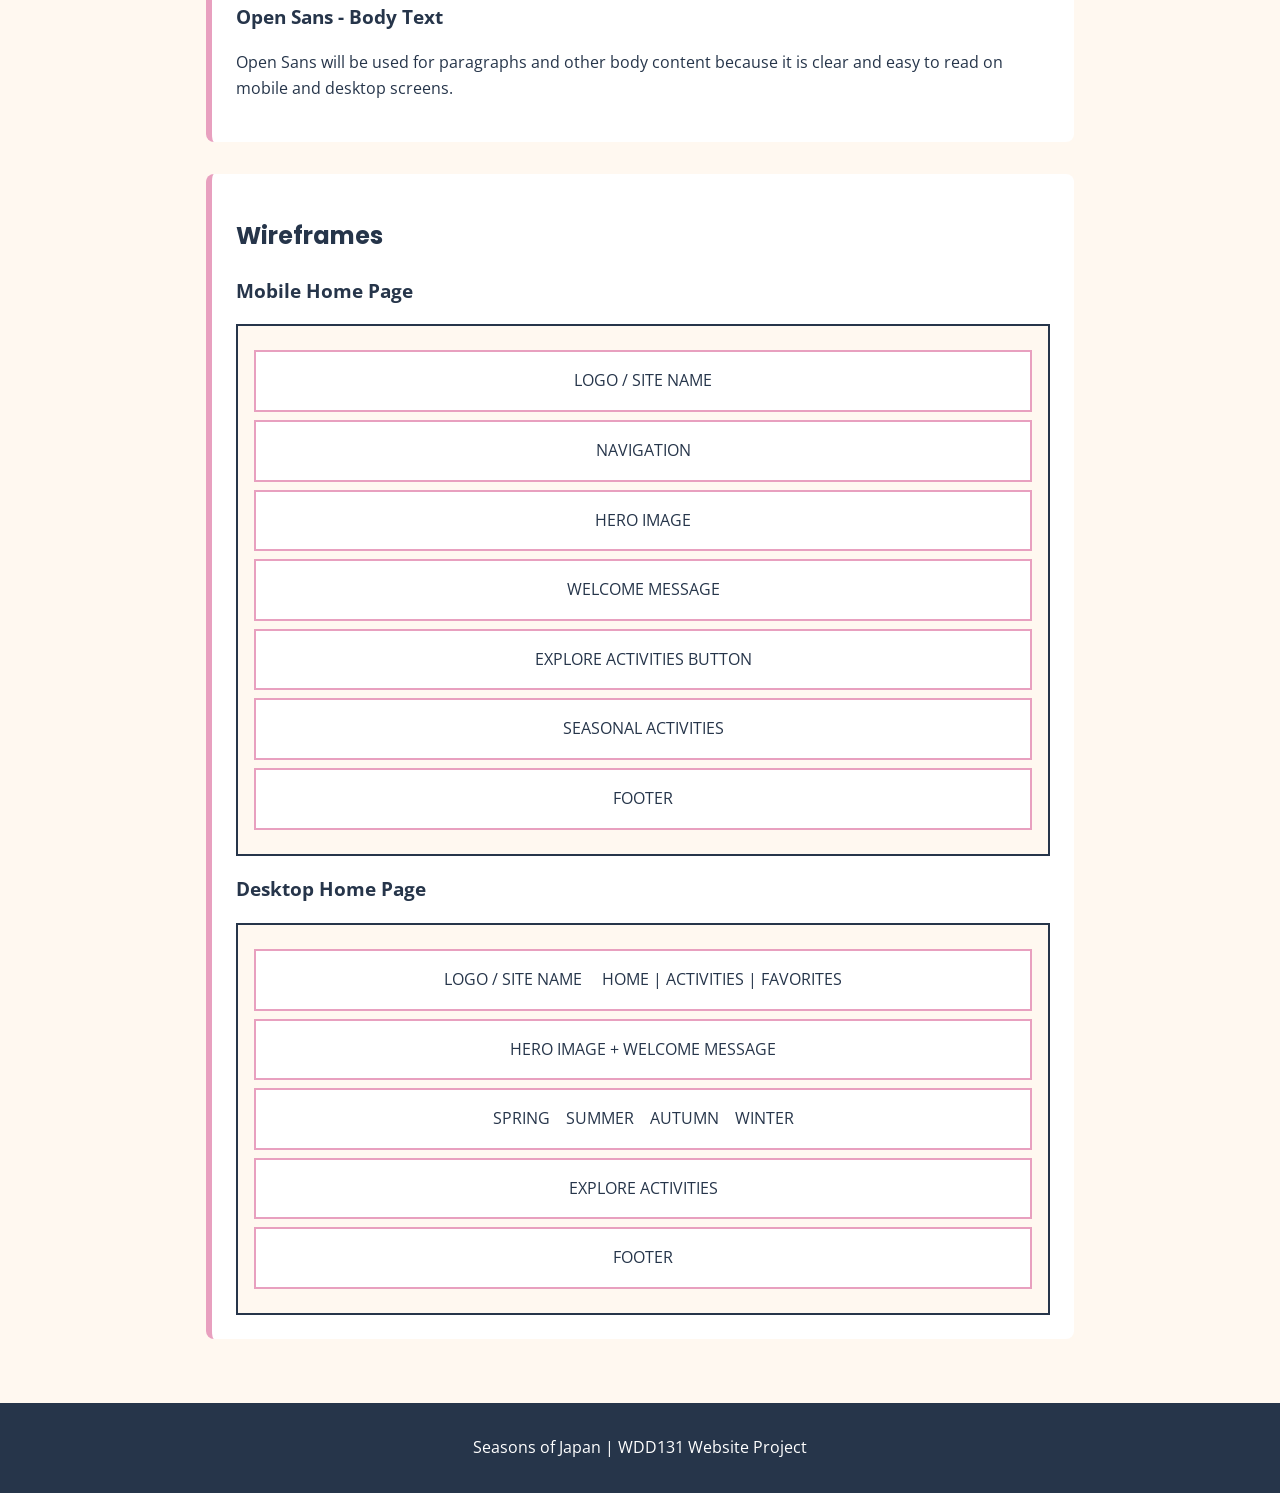
<file: project/siteplan.html>
<!DOCTYPE html>
<html lang="en">
    <head>
        <meta charset="UTF-8">
        <meta name="viewport" content="width=device-width, initial-scale=1.0">
        <meta name="description" content="A planning document for the Seasons of Japan website that introduces seasonal activities and experiences people can enjoy throughout Japan.">
        <meta name="author" content="Reeta Pun">
        <title>Seasons of Japan - Site Plan</title>
        
        <link rel="preconnect" href="https://fonts.googleapis.com">
        <link rel="preconnect" href="https://fonts.gstatic.com" crossorigin>
        <link href="https://fonts.googleapis.com/css2?family=Open+Sans&family=Poppins:wght@600;700&display=swap" rel="stylesheet">
        <link rel="stylesheet" href="siteplan.css">
    </head>

<body>

<header>
<h1>🌸 Seasons of Japan</h1>
<p>Website Planning Document</p>
</header>

<main>

<section>
<h2>Site Name</h2>
<h3>Seasons of Japan</h3>
<p>
The name "Seasons of Japan" represents a website about the
different seasons in Japan and the activities people can enjoy
throughout the year. I chose this name because it is simple,
easy to remember, and clearly describes the purpose of the website.
</p>
</section>

<section>
<h2>Site Purpose</h2>
<p>
The purpose of this website is to provide simple and useful
information about seasonal activities in Japan. The website will
introduce activities that people can enjoy during spring, summer,
autumn, and winter. Visitors will be able to learn about different
activities and choose their favorite seasonal activity.
</p>
</section>

<section>
<h2>Scenarios</h2>
<ul>
<li>What activities can I enjoy in Japan during each season?</li>
<li>Which season has activities that I might enjoy with my family or friends?</li>
<li>How can I choose my favorite seasonal activity?</li>
</ul>
</section>

<section>
<h2>Color Schema</h2>

<p>
The website will use soft and natural colors inspired by the
beauty of Japan's seasons.
</p>

<div class="color-box pink">
Sakura Pink #E8A0BF
</div>

<div class="color-box navy">
Dark Navy #26354A
</div>

<div class="color-box cream">
Light Cream #FFF8F0
</div>

<p>
<strong>Sakura Pink:</strong> Used for headings, buttons,
accents, and decorative elements.
</p>

<p>
<strong>Dark Navy:</strong> Used for navigation, main text,
headings, and the footer.
</p>

<p>
<strong>Light Cream:</strong> Used as the main background color.
</p>
</section>

<section>
<h2>Typography</h2>

<h3 class="heading-poppins">
Poppins - Headings
</h3>

<p>
Poppins will be used for the main headings and navigation.
It provides a clean and modern appearance.
</p>

<h3 class="heading-open-sans">
Open Sans - Body Text
</h3>

<p>
Open Sans will be used for paragraphs and other body content
because it is clear and easy to read on mobile and desktop screens.
</p>
</section>

<section>
<h2>Wireframes</h2>

<h3>Mobile Home Page</h3>

<div class="wireframe">
<div class="wire-box">LOGO / SITE NAME</div>
<div class="wire-box">NAVIGATION</div>
<div class="wire-box">HERO IMAGE</div>
<div class="wire-box">WELCOME MESSAGE</div>
<div class="wire-box">EXPLORE ACTIVITIES BUTTON</div>
<div class="wire-box">SEASONAL ACTIVITIES</div>
<div class="wire-box">FOOTER</div>
</div>

<h3>Desktop Home Page</h3>

<div class="wireframe">
<div class="wire-box">
LOGO / SITE NAME &nbsp;&nbsp;&nbsp; HOME | ACTIVITIES | FAVORITES
</div>

<div class="wire-box">
HERO IMAGE + WELCOME MESSAGE
</div>

<div class="wire-box">
SPRING &nbsp;&nbsp; SUMMER &nbsp;&nbsp; AUTUMN &nbsp;&nbsp; WINTER
</div>

<div class="wire-box">
EXPLORE ACTIVITIES
</div>

<div class="wire-box">
FOOTER
</div>
</div>
</section>

</main>

<footer>
<p>Seasons of Japan | WDD131 Website Project</p>
</footer>

</body>
</html>
</file>
<file: styles/base.css>
:root {
    --primary-color: #24577a;
    --secondary-color: #333333;
    --accent-color: #f4d35e;
    --background-color: #f5f5f5;
    --card-color: #ffffff;
    --text-color: #222222;
}

* {
    box-sizing: border-box;
    margin: 0;
    padding: 0;
}

body {
    font-family: 'Roboto', sans-serif;
    background-color: var(--background-color);
    color: var(--text-color);
    line-height: 1.6;
}

header {
    background-color: var(--primary-color);
    color: white;
}

#course-title {
    display: block;
    text-align: center;
    font-family: 'Montserrat', sans-serif;
    font-size: 1.8rem;
    font-weight: 700;
    padding: 1.5rem;
}

nav {
    display: flex;
    justify-content: space-around;
    align-items: center;
    background-color: var(--secondary-color);
    padding: 1rem;
}

nav a {
    color: white;
    text-decoration: none;
    font-weight: 600;
    padding: 0.5rem 1rem;
    border-radius: 5px;
    transition: 0.3s;
}

nav a:hover {
    background-color: var(--accent-color);
    color: var(--secondary-color);
}

main {
    max-width: 1000px;
    margin: 2rem auto;
    padding: 0 1rem;

    display: grid;
    grid-template-columns: 2fr 1fr;
    gap: 1rem;
}

h1 {
    grid-column: 1 / -1;
    text-align: center;
    font-family: 'Montserrat', sans-serif;
    font-size: 2.2rem;
    margin-bottom: 0.5rem;
}

.card {
background-color: var(--card-color);
border: 1px solid #cccccc;
border-radius: 8px;
overflow: hidden;
padding-bottom: 1rem;
}

.about-card {
grid-column: 1;
}

.resources-card {
grid-column: 2;
}

.card h2 {
background-color: var(--primary-color);
color: white;
text-align: center;
font-family: 'Montserrat', sans-serif;
font-size: 1.2rem;
padding: 0.7rem;
margin-bottom: 1rem;
}

.about-content {
display: grid;
grid-template-columns: 2fr 1fr;
gap: 1rem;
align-items: start;
padding: 0 1rem;
}

.about-content p {
margin: 0;
}

.about-content img {
width: 100%;
max-width: 180px;
height: 200px;
object-fit: cover;
margin: 0 auto;
border-radius: 3px;
}

.card h3 {
text-align: center;
font-family: 'Montserrat', sans-serif;
margin: 1.5rem 2rem 1rem;
padding-bottom: 0.4rem;
border-bottom: 1px solid #cccccc;
}

.country-content {
display: grid;
grid-template-columns: 1fr 2fr;
gap: 1rem;
align-items: center;
padding: 0 1rem;
}

.country-content img {
width: 100%;
height: 130px;
object-fit: cover;
border-radius: 3px;
}

.country-content p {
margin: 0;
}

.resources-card ul {
padding: 1rem 2.5rem;
}

.resources-card li {
margin-bottom: 0.8rem;
}

.resources-card a {
color: #0645ad;
}

.resources-card a:hover {
color: var(--primary-color);
}

footer {
    background-color: var(--primary-color);
    color: white;
    text-align: center;
    padding: 1.5rem;
    margin-top: 2rem;
}

footer p {
    margin: 0.4rem;
}

#lastModified {
    color: var(--accent-color);
}

@media (max-width: 700px) {
    #course-title {
        font-size: 1.3rem;
    }

    nav {
        flex-direction: column;
        gap: 0.5rem;
    }

    main {
        grid-template-columns: 1fr;
    }

    .about-card,
    .resources-card {
        grid-column: 1;
    }

    .about-content,
    .country-content {
        grid-template-columns: 1fr;
    }

    .about-content img {
        margin: 0 auto;
    }
}
</file>
<file: project/styles.css>
:root {
--pink: #e8a0bf;
--dark-pink: #c96f98;
--navy: #26354a;
--cream: #fff8f0;
--white: #ffffff;
--light-pink: #f9e3ec;
}

* {
box-sizing: border-box;
}

body {
margin: 0;
font-family: "Open Sans", sans-serif;
background-color: var(--cream);
color: var(--navy);
line-height: 1.6;
}

h1,
h2,
h3 {
font-family: "Poppins", sans-serif;
}

a {
color: inherit;
}

header {
background-color: var(--navy);
color: var(--white);
padding: 1rem;
display: flex;
justify-content: space-between;
align-items: center;
gap: 1rem;
}

.logo {
font-family: "Poppins", sans-serif;
font-size: 1.3rem;
font-weight: 700;
text-decoration: none;
}

nav {
display: flex;
gap: 1rem;
}

nav a {
text-decoration: none;
font-weight: 600;
padding: 0.4rem 0.6rem;
}

nav a:hover,
nav a:focus {
color: var(--pink);
}

main {
max-width: 1100px;
margin: 0 auto;
}

.hero {
min-height: 500px;
display: flex;
align-items: center;
padding: 3rem 2rem;
background-color: var(--light-pink);
}

.hero-content {
max-width: 650px;
}

.eyebrow {
font-weight: 700;
text-transform: uppercase;
letter-spacing: 0.08rem;
}

.hero h1 {
font-size: 2.8rem;
line-height: 1.2;
margin: 0.5rem 0 1rem;
}

.hero p {
font-size: 1.1rem;
}

.button {
display: inline-block;
background-color: var(--navy);
color: var(--white);
text-decoration: none;
padding: 0.8rem 1.3rem;
margin-top: 1rem;
border-radius: 6px;
font-weight: 700;
}

.button:hover,
.button:focus {
background-color: var(--dark-pink);
}

.welcome {
text-align: center;
padding: 3rem 2rem 2rem;
}

.welcome h2 {
margin-bottom: 0.5rem;
}

.welcome p {
max-width: 700px;
margin: 0 auto;
}

.season-preview {
display: grid;
grid-template-columns: repeat(2, 1fr);
gap: 1.5rem;
padding: 2rem;
}

.season-card {
background-color: var(--white);
padding: 1.5rem;
border-radius: 10px;
border-top: 6px solid var(--pink);
box-shadow: 0 2px 8px rgba(38, 53, 74, 0.12);
}

.season-card img {
    width: 100%;
    height: 200px;
    object-fit: cover;
    border-radius: 8px;
    display: block;
    margin-bottom: 1rem;
}

.season-icon {
font-size: 2.5rem;
}

.season-card h2 {
margin-bottom: 0.5rem;
}

.season-card a {
font-weight: 700;
color: var(--dark-pink);
}

.season-card a:hover,
.season-card a:focus {
color: var(--navy);
}

footer {
background-color: var(--navy);
color: var(--white);
text-align: center;
padding: 1.5rem;
margin-top: 2rem;
}

footer a {
color: var(--white);
}

footer a:hover,
footer a:focus {
color: var(--pink);
}

@media screen and (max-width: 700px) {
header {
flex-direction: column;
text-align: center;
}

nav {
flex-wrap: wrap;
justify-content: center;
}

.hero {
min-height: 420px;
padding: 2rem 1.2rem;
}

.hero h1 {
font-size: 2.1rem;
}

.season-preview {
grid-template-columns: 1fr;
padding: 1rem;
}

.welcome {
padding: 2rem 1.2rem 1rem;
}
}

.page-intro {
text-align: center;
padding: 3rem 2rem 2rem;
}

.page-intro h1 {
font-size: 2.5rem;
margin: 0.5rem 0;
}

.page-intro p:last-child {
max-width: 700px;
margin: 0 auto;
}

.activity-list {
display: grid;
grid-template-columns: repeat(2, 1fr);
gap: 1.5rem;
padding: 1rem 2rem 3rem;
}

.activity-card {
background-color: var(--white);
padding: 1.5rem;
border-radius: 10px;
border-top: 6px solid var(--pink);
box-shadow: 0 2px 8px rgba(38, 53, 74, 0.12);
}

.activity-card img {
    width: 100%;
    height: 200px;
    object-fit: cover;
    border-radius: 8px;
    display: block;
    margin-bottom: 1rem;
}

.activity-card h2 {
margin-top: 0.5rem;
}

.activity-card h3 {
color: var(--dark-pink);
}

.activity-card li {
margin-bottom: 0.5rem;
}

@media screen and (max-width: 700px) {
.activity-list {
grid-template-columns: 1fr;
padding: 1rem;
}

.page-intro {
padding: 2rem 1.2rem;
}

.page-intro h1 {
font-size: 2.1rem;
}
}

.favorite-form-section {
max-width: 650px;
margin: 0 auto;
padding: 1rem 2rem 3rem;
}

#favorite-form {
background-color: var(--white);
padding: 2rem;
border-radius: 10px;
border-top: 6px solid var(--pink);
box-shadow: 0 2px 8px rgba(38, 53, 74, 0.12);
}

#favorite-form label {
display: block;
font-weight: 700;
margin-top: 1rem;
margin-bottom: 0.4rem;
}

#favorite-form input,
#favorite-form select {
width: 100%;
padding: 0.8rem;
border: 1px solid var(--navy);
border-radius: 5px;
font: inherit;
background-color: var(--cream);
}

#favorite-form input:focus,
#favorite-form select:focus {
outline: 3px solid var(--pink);
}

#favorite-form .button {
border: none;
cursor: pointer;
font: inherit;
}

.favorite-message {
margin-top: 1.5rem;
padding: 1rem;
background-color: var(--light-pink);
border-radius: 8px;
min-height: 2rem;
}

@media screen and (max-width: 700px) {
.favorite-form-section {
padding: 1rem 1rem 2rem;
}

#favorite-form {
padding: 1.5rem;
}
}

.reference-list {
display: grid;
grid-template-columns: repeat(2, 1fr);
gap: 1.5rem;
padding: 1rem 2rem 3rem;
}

.reference-card {
background-color: var(--white);
padding: 1.5rem;
border-radius: 10px;
border-top: 6px solid var(--pink);
box-shadow: 0 2px 8px rgba(38, 53, 74, 0.12);
}

.reference-card h2 {
margin-top: 0;
}

@media screen and (max-width: 700px) {
.reference-list {
grid-template-columns: 1fr;
padding: 1rem;
}
}
</file>
<file: styles/form.css>
/* ===== General Page Styles ===== */

* {
box-sizing: border-box;
}

body {
font-family: Arial, sans-serif;
margin: 0;
background-color: #eef2f5;
color: #222;
line-height: 1.5;
}


/* ===== Header ===== */

header {
background-color: #263238;
color: white;
text-align: center;
padding: 1rem;
margin: 0 auto;
max-width: 650px;
}

header h1 {
margin: 0;
font-size: 1.8rem;
}


/* ===== Main Content ===== */

main {
max-width: 650px;
margin: 1.5rem auto;
padding: 0 1rem;
}


/* ===== Form ===== */

form {
background-color: #ffffff;
padding: 1.5rem;
border-radius: 8px;
box-shadow: 0 2px 8px rgba(0, 0, 0, 0.15);
}


/* ===== Labels ===== */

label,
legend {
font-weight: bold;
}

label {
display: block;
margin-top: 1rem;
}

label span {
font-weight: normal;
font-style: italic;
}


/* ===== Select, Inputs, and Textarea ===== */

select,
input[type="date"],
input[type="text"],
textarea {
width: 100%;
padding: 0.7rem;
margin-top: 0.4rem;
border: 1px solid #777;
border-radius: 4px;
font-size: 1rem;
font-family: inherit;
background-color: #fff;
}

textarea {
resize: vertical;
}


/* ===== Fieldsets ===== */

fieldset {
border: none;
padding: 0;
margin: 1.5rem 0;
}

legend {
padding: 0;
margin-bottom: 0.5rem;
}


/* ===== Rating ===== */

.rating {
display: flex;
justify-content: space-between;
gap: 0.5rem;
}

.rating label {
display: flex;
flex-direction: column;
align-items: center;
margin: 0;
font-weight: normal;
}

.rating span {
font-size: 1.2rem;
margin-bottom: 0.2rem;
}

.rating input {
width: auto;
margin: 0;
}


/* ===== Feature Checkboxes ===== */

fieldset label {
display: block;
font-weight: normal;
margin: 0.6rem 0;
}

fieldset input[type="checkbox"] {
width: auto;
margin-right: 0.5rem;
}


/* ===== Submit Button ===== */

input[type="submit"] {
width: 100%;
padding: 0.8rem;
margin-top: 1.5rem;
border: none;
border-radius: 4px;
background-color: #263238;
color: white;
font-size: 1.1rem;
font-weight: bold;
cursor: pointer;
}

input[type="submit"]:hover {
background-color: #455a64;
}


/* ===== Footer ===== */

footer {
max-width: 650px;
margin: 1.5rem auto 0;
padding: 1rem;
background-color: #263238;
color: white;
text-align: center;
}

footer p {
margin: 0.3rem;
}


/* ===== Desktop Layout ===== */

@media screen and (min-width: 600px) {

main {
padding: 0;
}

form {
padding: 2rem;
}

header h1 {
font-size: 2rem;
}

.rating span {
font-size: 1.4rem;
}
}
</file>
<file: styles/place.css>
/* =========================
GLOBAL CSS VARIABLES
========================= */

:root {
--primary-color: #dc143c;
--secondary-color: #003893;
--accent-color: #008060;
--background-color: #f5f5f5;
--text-color: #222;
--white-color: #ffffff;
}


/* =========================
RESET
========================= */

* {
margin: 0;
padding: 0;
box-sizing: border-box;
}


/* =========================
BODY
========================= */

body {
font-family: Arial, sans-serif;
color: var(--text-color);
background-color: var(--background-color);
line-height: 1.6;
}


/* =========================
HEADER
========================= */

header {
background-color: var(--primary-color);
color: var(--white-color);
text-align: center;
padding: 1.5rem;
border-bottom: 8px solid var(--accent-color);
}

header h1 {
font-size: 2.5rem;
}


/* =========================
MAIN
========================= */

main {
max-width: 1200px;
margin: 0 auto;
background-color: var(--white-color);
}


/* =========================
HERO IMAGE
========================= */

.hero {
width: 100%;
}

.hero img {
display: block;
width: 100%;
height: auto;
}


/* =========================
DATA SECTION
========================= */

.data {
padding: 2rem;
text-align: center;
background-color: var(--white-color);
}

.data h2,
.weather h2 {
font-size: 2rem;
margin-bottom: 1.5rem;
text-align: center;
}

.data-list,
.weather-list {
display: flex;
flex-direction: column;
gap: 0.5rem;
}

.data-list p,
.weather-list p {
display: flex;
justify-content: center;
gap: 0.5rem;
flex-wrap: wrap;
}

.data-list strong,
.weather-list strong {
font-weight: bold;
}


/* =========================
WEATHER SECTION
========================= */

.weather {
padding: 2rem;
text-align: center;
background-color: var(--white-color);
border-top: 1px solid #ddd;
}

.weather-svg {
display: block;
width: 80px;
height: 80px;
margin: 0 auto 1.5rem;
}


/* =========================
WEATHER PSEUDO-ELEMENT
DESKTOP ICON
========================= */

@media screen and (min-width: 768px) {

.weather h2::after {
content: "🌥️";
margin-left: 0.5rem;
}

}


/* =========================
FOOTER
========================= */

footer {
max-width: 1200px;
margin: 0 auto;
padding: 1.5rem;
background-color: var(--primary-color);
color: var(--white-color);
text-align: center;
}

footer p {
margin: 0.3rem 0;
}


/* =========================
MOBILE VIEW
========================= */

@media screen and (max-width: 767px) {
    .hero img {
        width: 100%;
        height: auto;
        object-fit: cover;
    }

header h1 {
font-size: 2rem;
}

.data,
.weather {
padding: 2rem 1rem;
}

.data h2,
.weather h2 {
font-size: 2rem;
}

.weather-svg {
display: block;
}

}


/* =========================
WIDER DESKTOP VIEW
========================= */

@media screen and (min-width: 768px) {

main {
position: relative;
}

.hero {
position: relative;
}

.hero img {
display: block;
width: 100%;
min-height: 450px;
object-fit: cover;
}

.data,
.weather {
position: absolute;
background-color: rgba(255, 255, 255, 0.88);
padding: 1rem;
width: 230px;
border: 1px solid #ddd;
text-align: left;
}

.data {
top: 30px;
left: 30px;
}

.weather {
top: 510px;
right: 30px;
border-top: 1px solid #ddd;
}

.data h2,
.weather h2 {
    background-color: var(--accent-color);
    color: var(--white-color);
    padding: 0.6rem;
    margin: 0.5rem 1rem 1rem -2rem;
    font-size: 1.4rem;
    text-align: left;
}

.data-list,
.weather-list {
gap: 0.3rem;
font-size: 0.85rem;
}

.data-list p,
.weather-list p {
display: flex;
justify-content: flex-start;
gap: 0.5rem;
}

.weather-svg {
display: none;
}

.weather h2::after {
content: "🌥️";
margin-left: 0.5rem;

}


/* =========================
LARGE SCREENS
========================= */

@media screen and (min-width: 1200px) {

.data,
.weather {
width: 250px;
}

}

}
</file>
<file: styles/temples.css>
/* General styles */
* {
box-sizing: border-box;
}

body {
margin: 0;
font-family: "Montserrat", sans-serif;
color: #222;
background-color: #f5f5f5;
}

/* Header */
header {
background-color: #4b2e83;
color: white;
padding: 1rem;
text-align: center;
}

header h2 {
margin: 0;
font-size: 1.5rem;
}

/* Hamburger button */
#menu {
background: none;
border: none;
color: white;
font-size: 2rem;
cursor: pointer;
}

/* Navigation */
nav {
display: none;
flex-direction: column;
gap: 1rem;
margin-top: 1rem;
}

nav.open {
display: flex;
}

nav a {
color: white;
text-decoration: none;
font-weight: 600;
}

nav a:hover {
text-decoration: underline;
}

/* Main */
main {
max-width: 1000px;
margin: 0 auto;
padding: 1rem;
}

h1 {
text-align: center;
margin: 1rem 0 1.5rem;
}

/* Temple grid */
.temple-grid {
display: grid;
grid-template-columns: 1fr;
gap: 2rem;
}

/* Temple cards */
figure {
margin: 0;
text-align: center;
}

figure img {
width: 100%;
max-width: 300px;
height: auto;
display: block;
margin: 0 auto;
}

figcaption {
padding: 0.5rem;
font-size: 0.9rem;
}

/* Footer */
footer {
background-color: #4b2e83;
color: white;
text-align: center;
padding: 1rem;
margin-top: 2rem;
}

footer p {
margin: 0.4rem;
font-size: 0.8rem;
}
</file>
<file: styles/temples-large.css>
@media screen and (min-width: 700px) {

header {
display: flex;
align-items: center;
justify-content: space-between;
padding: 1rem 2rem;
}

header h2 {
font-size: 1.5rem;
}

#menu {
display: none;
}

nav {
display: flex;
flex-direction: row;
gap: 2rem;
margin: 0;
}

nav a {
padding: 0.5rem;
}

.temple-grid {
grid-template-columns: repeat(3, 1fr);
gap: 2rem;
}

figure img {
width: 250px;
height: 150px;
object-fit: cover;
}
}
</file>
<file: project/siteplan.css>
:root {
            --pink: #E8A0BF;
            --navy: #26354A;
            --cream: #FFF8F0;
            --white: #FFFFFF;
        }
        
        * {
            box-sizing: border-box;
        }
        
        body {
            font-family: "Open Sans", sans-serif;
            background-color: var(--cream);
            color: var(--navy);
            line-height: 1.6;
            margin: 0;
        }
        
        header {
            background-color: var(--navy);
            color: var(--white);
            text-align: center;
            padding: 2rem 1rem;
        }
        header h1 {
            font-family: "Poppins", sans-serif;
            margin: 0;
        }
        
        header p {
            margin-bottom: 0;
        }
        
        main {
            max-width: 900px;
            margin: 0 auto;
            padding: 2rem 1rem;
        }
        
        section {
            background-color: var(--white);
            margin-bottom: 2rem;
            padding: 1.5rem;
            border-left: 6px solid var(--pink);
            border-radius: 8px;
        }
        
        h2 {
            font-family: "Poppins", sans-serif;
            color: var(--navy);
        }
        
        h3 {
            color: var(--navy);
        }

        .heading-poppins {
            font-family: "Poppins", sans-serif;
        }
        
        .heading-open-sans {
            font-family: "Open Sans", sans-serif;
        }
        
        .color-box {
            display: inline-block;
            padding: 1rem;
            margin: 0.5rem;
            border-radius: 6px;
            font-weight: bold;
        }
        
        .pink {
            background-color: var(--pink);
        }
        
        .navy {
            background-color: var(--navy);
            color: var(--white);
        }
        
        .cream {
            background-color: var(--cream);
            border: 1px solid var(--navy);
        }
        
        .wireframe {
            background-color: var(--cream);
            border: 2px solid var(--navy);
            padding: 1rem;
            margin-top: 1rem;
            text-align: center;
        }
        
        .wire-box {
            border: 2px solid var(--pink);
            padding: 1rem;
            margin: 0.5rem 0;
            background-color: var(--white);
        }
        
        footer {
            background-color: var(--navy);
            color: var(--white);
            text-align: center;
            padding: 1rem;
            }
</file>
